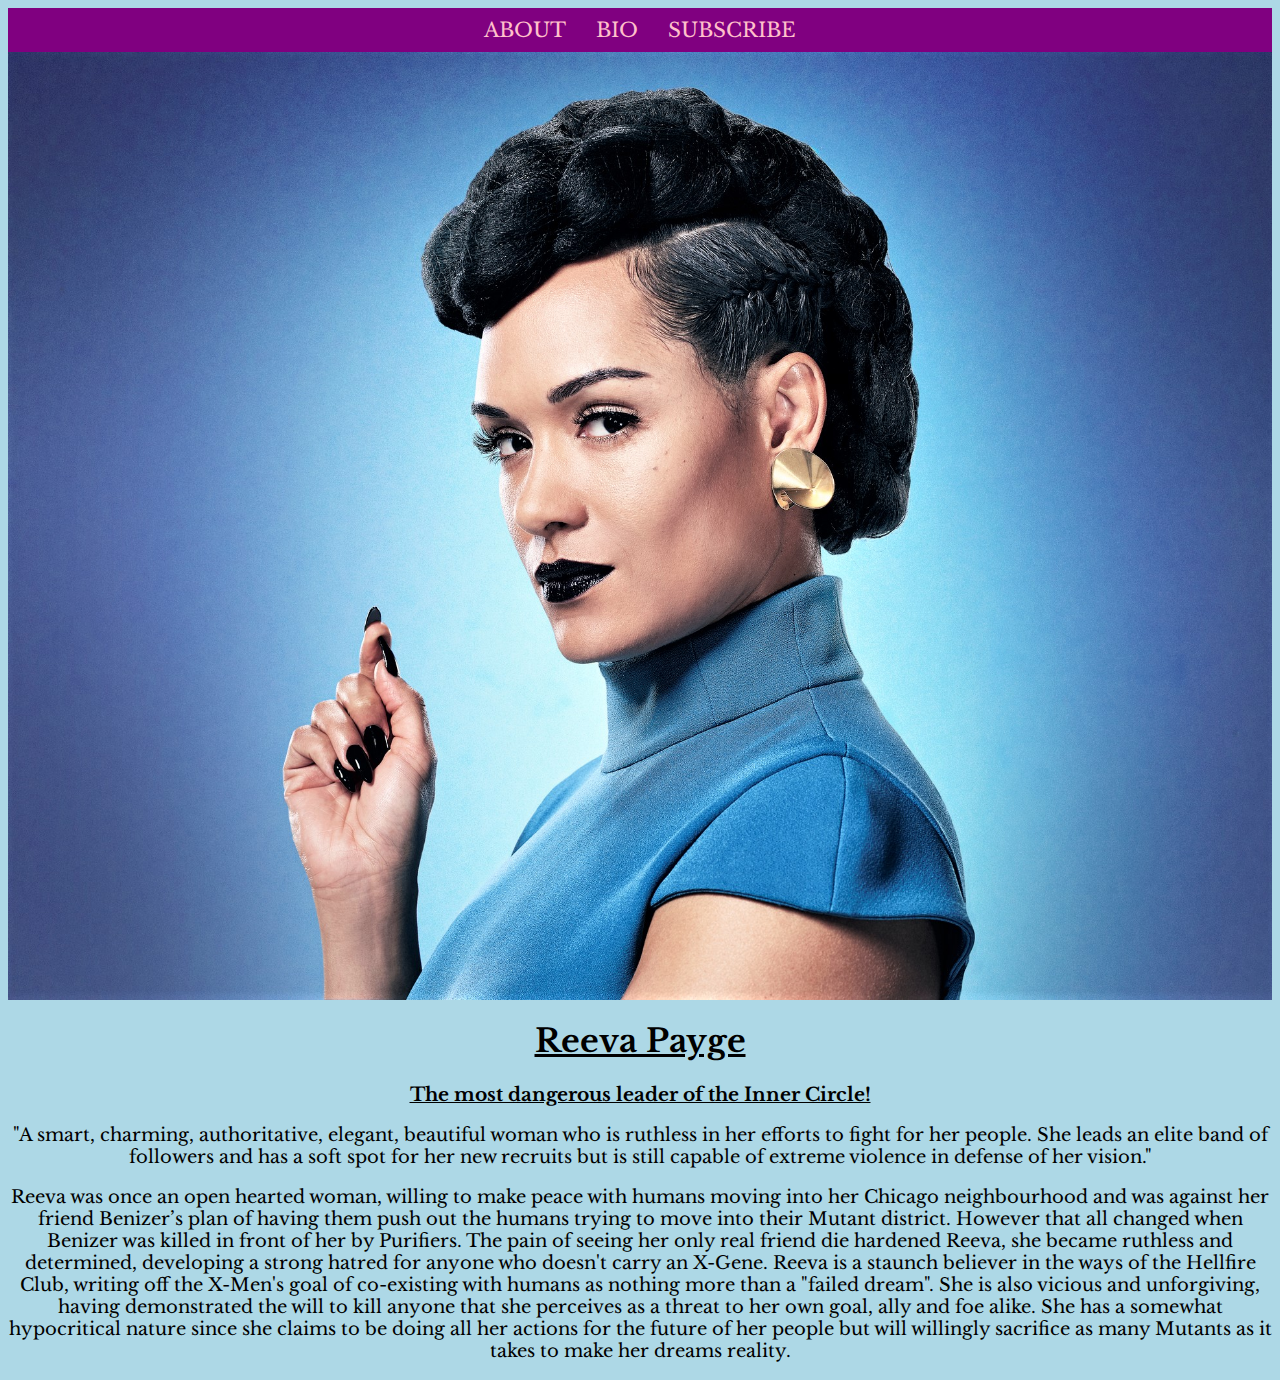
<file: index.html>
<!DOCTYPE html>
<html lang="en">
   <head>
      <meta charset="UTF-8">
      <meta name="viewport" content="width=device-width, initial-scale=1.0">
      <link href="https://fonts.googleapis.com/css2?family=Libre+Baskerville&display=swap" rel="stylesheet">
      <link rel="stylesheet" href="https://stackpath.bootstrapcdn.com/bootstrap/4.5.0/css/bootstrap.min.css" integrity="sha384-9aIt2nRpC12Uk9gS9baDl411NQApFmC26EwAOH8WgZl5MYYxFfc+NcPb1dKGj7Sk" crossorigin="anonymous">
      <link rel="stylesheet" href="assets/css/style.css" type="text/css">
      <title>Reeva Payge Website</title>
   </head>
   <body>
      <nav>
         <ul>
            <li><a href="index.html">About</a></li>
            <li><a href="biography.html">Bio</a></li>
            <li><a href="subscribe.html">Subscribe</a></li>
         </ul>
      </nav>
      <div>
         <img class="img-fluid" src="assets/images/reeva-payge.jpg" alt="Reeva-Payge">
      </div>
      <h1>Reeva Payge</h1>
      <h3>The most dangerous leader of the Inner Circle!</h3>
      <p>"A smart, charming, authoritative, elegant, beautiful woman who is ruthless in her efforts to fight for her people.
         She leads an elite band of followers and has a soft spot for her new recruits but is still capable of extreme violence 
         in defense of her vision."
      </p>
      <p>Reeva was once an open hearted woman, willing to make peace with humans moving into her Chicago neighbourhood 
         and was against her friend Benizer’s plan of having them push out the humans trying to move into their Mutant district. 
         However that all changed when Benizer was killed in front of her by Purifiers. The pain of seeing 
         her only real friend die hardened Reeva, she became ruthless and determined, developing a strong hatred for anyone 
         who doesn't carry an X-Gene. 
         Reeva is a staunch believer in the ways of the Hellfire Club, writing off the X-Men's goal of co-existing with 
         humans as nothing more than a "failed dream". She is also vicious and unforgiving, having demonstrated 
         the will to kill anyone that she perceives as a threat to her own goal, ally and foe alike. 
         She has a somewhat hypocritical nature since she claims to be doing all her actions for the 
         future of her people but will willingly sacrifice as many Mutants as it takes to make her dreams reality.
      </p>
   </body>
</html>
</file>
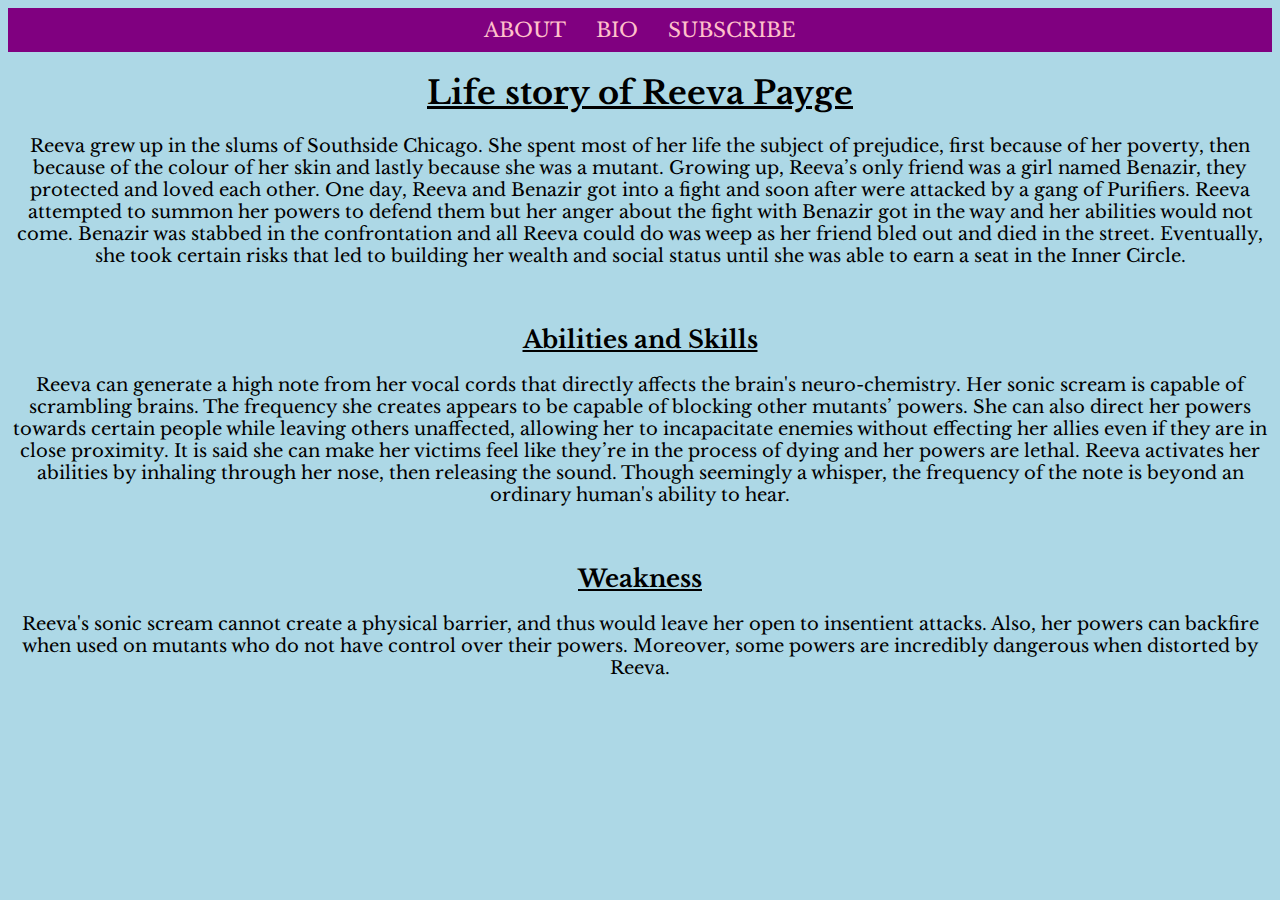
<file: biography.html>
<!DOCTYPE html>
<html lang="en">
   <head>
      <meta charset="UTF-8">
      <meta name="viewport" content="width=device-width, initial-scale=1.0">
      <link href="https://fonts.googleapis.com/css2?family=Libre+Baskerville&display=swap" rel="stylesheet">
      <link rel="stylesheet" href="https://stackpath.bootstrapcdn.com/bootstrap/4.5.0/css/bootstrap.min.css" integrity="sha384-9aIt2nRpC12Uk9gS9baDl411NQApFmC26EwAOH8WgZl5MYYxFfc+NcPb1dKGj7Sk" crossorigin="anonymous">
      <link rel="stylesheet" href="assets/css/style.css" type="text/css">
      <title>Reeva Payge Website</title>
   </head>
   <body>
      <div>
         <nav>
            <ul>
               <li><a href="index.html">About</a></li>
               <li><a href="biography.html">Bio</a></li>
               <li><a href="subscribe.html">Subscribe</a></li>
            </ul>
         </nav>
      </div>
      <section>
         <div>
            <h1>Life story of Reeva Payge</h1>
            <p>Reeva grew up in the slums of Southside Chicago. She spent most of her life the subject of prejudice, 
               first because of her poverty, then because of the colour of her skin and lastly because she was a mutant. 
               Growing up, Reeva’s only friend was a girl named Benazir, they protected and loved each other. 
               One day, Reeva and Benazir got into a fight and soon after were attacked by a gang of Purifiers. 
               Reeva attempted to summon her powers to defend them but her anger about the fight with Benazir got in the way 
               and her abilities would not come. Benazir was stabbed in the confrontation and all Reeva could do was weep as 
               her friend bled out and died in the street. Eventually, she took certain risks that led to building her wealth 
               and social status until she was able to earn a seat in the Inner Circle. 
            </p>
            <br>
            <h2>Abilities and Skills</h2>
            <p>Reeva can generate a high note from her vocal cords that directly affects the brain's neuro-chemistry. 
               Her sonic scream is capable of scrambling brains. The frequency she creates appears to be capable of blocking 
               other mutants’ powers. She can also direct her powers towards certain people while leaving others unaffected, 
               allowing her to incapacitate enemies without effecting her allies even if they are in close proximity. 
               It is said she can make her victims feel like they’re in the process of dying and her powers are lethal. 
               Reeva activates her abilities by inhaling through her nose, then releasing the sound. 
               Though seemingly a whisper, the frequency of the note is beyond an ordinary human's ability to hear.
            </p>
            <br>
            <h2>Weakness</h2>
            <p>Reeva's sonic scream cannot create a physical barrier, and thus would leave her open to insentient attacks. 
               Also, her powers can backfire when used on mutants who do not have control over their powers. 
               Moreover, some powers are incredibly dangerous when distorted by Reeva.
            </p>
         </div>
      </section>
   </body>
</html>
</file>
<file: assets/css/style.css>
body {
	background-color: lightblue;
	font-family: 'Libre Baskerville', serif;
}

/*--------------------------------------------Navigation*/

nav ul {
	margin: 0;
	padding: 0;
	background-color: purple;
	display: flex;
	justify-content: center;
	list-style: none;
}

li {
	display: inline;
}

nav a {
	color: pink;
	text-align: center;
	text-transform: uppercase;
}

nav a:hover {
	color: white;
}

nav ul li {
	padding: 10px 15px;
}

nav ul li a {
	text-decoration: none;
	font-size: 20px;
	font-family: 'Libre Baskerville', serif;
}

/*--------------------------------------------Headings and Text*/

p {
	font-size: 18px;
	text-align: center;
}

h1,
h2,
h3 {
	text-emphasis: none;
	text-align: center;
	text-decoration: underline;
}


/*--------------------------------------------Image*/

img {
	display: block;
	height: auto;
	width: 100%;
}


/*--------------------------------------------Subscription*/

.form-group {
	width: 70%;
	padding: 8px 10px;
}

.form-control {
	border: 3px;
}


/*--------------------------------------------Media Queries*/

@media only screen and (max-width:600px) {
	nav ul {
		height: 180px;
		flex-direction: column;
		text-align: center;
	}
}
</file>
